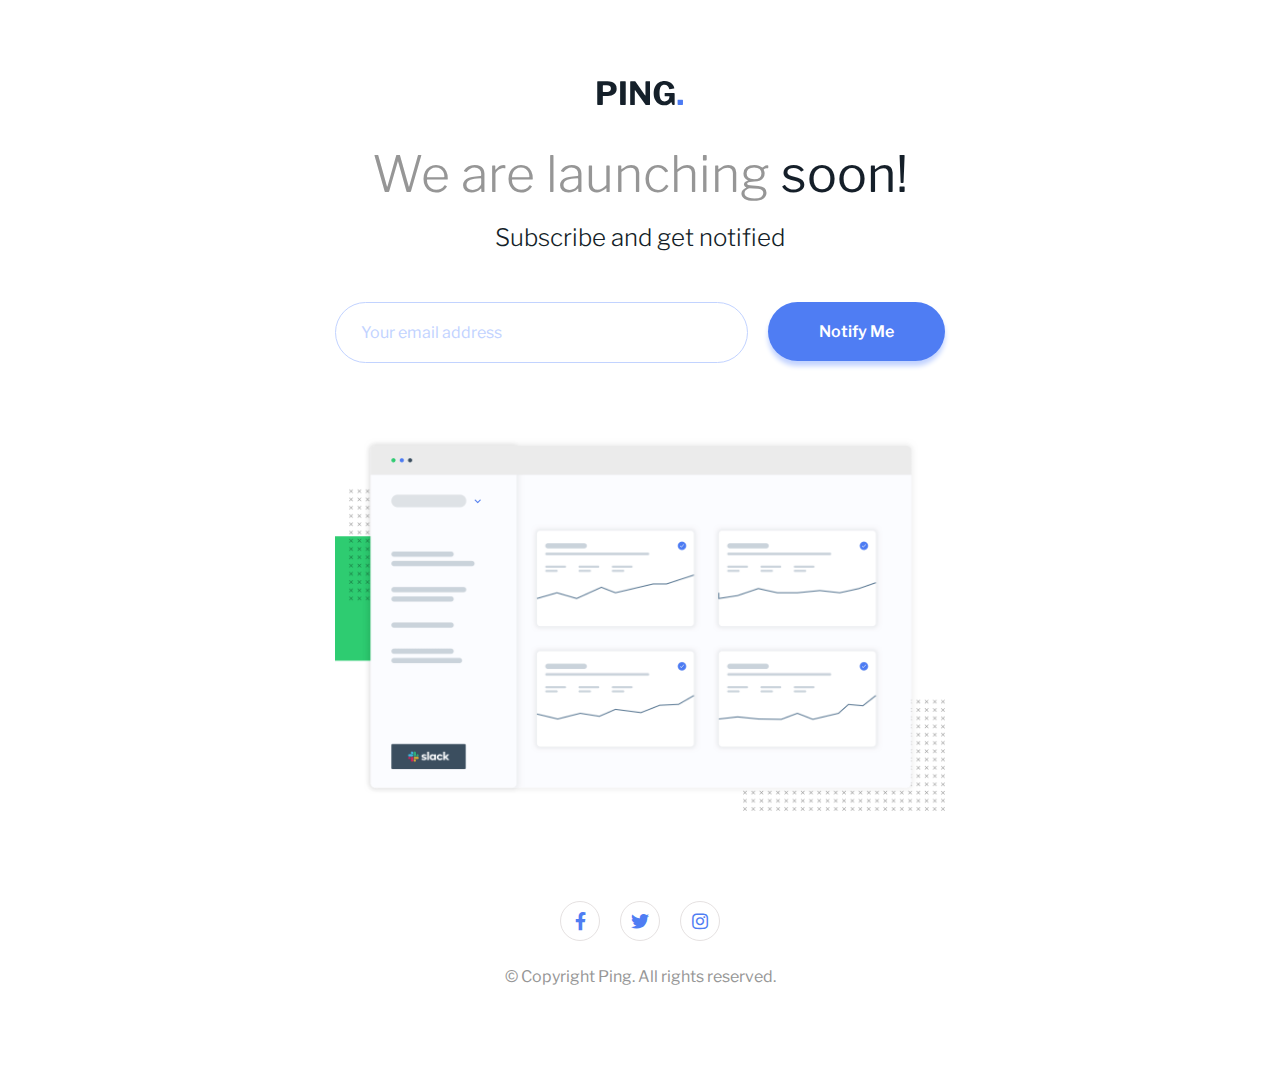
<file: ping-coming-soon-page-/index.html>
<!DOCTYPE html>
<html lang="en">
  <head>
    <meta charset="UTF-8" />
    <meta name="viewport" content="width=device-width, initial-scale=1.0" />
    <link
      rel="icon"
      type="image/png"
      sizes="32x32"
      href="./images/favicon-32x32.png"
    />
    <link rel="stylesheet" href="./app.css" />
    <link
      rel="stylesheet"
      href="https://cdnjs.cloudflare.com/ajax/libs/font-awesome/5.12.1/css/all.min.css"
    />
    <script src="main.js" defer></script>
    <title>Frontend Mentor | Ping coming soon page</title>
  </head>
  <body>
    <main>
      <img class="logo" src="./images/logo.svg" />
      <h1>We are launching <strong>soon!</strong></h1>
      <h2>Subscribe and get notified</h2>
      <form id="form" action="submit">
        <div class="form-left">
          <input type="email" id="email" placeholder="Your email address" />
          <small></small>
        </div>
        <button>Notify Me</button>
      </form>

      <img
        class="illustration"
        src="./images/illustration-dashboard.png"
        alt="illustration"
      />

      <footer>
        <ul class="social-list">
          <li>
            <a href="#"><i class="fab fa-facebook-f"></i></a>
          </li>
          <li>
            <a href="#"><i class="fab fa-twitter"></i></a>
          </li>
          <li>
            <a href="#"><i class="fab fa-instagram"></i></a>
          </li>
        </ul>
        <p>&copy; Copyright Ping. All rights reserved.</p>
      </footer>
    </main>
  </body>
</html>
</file>
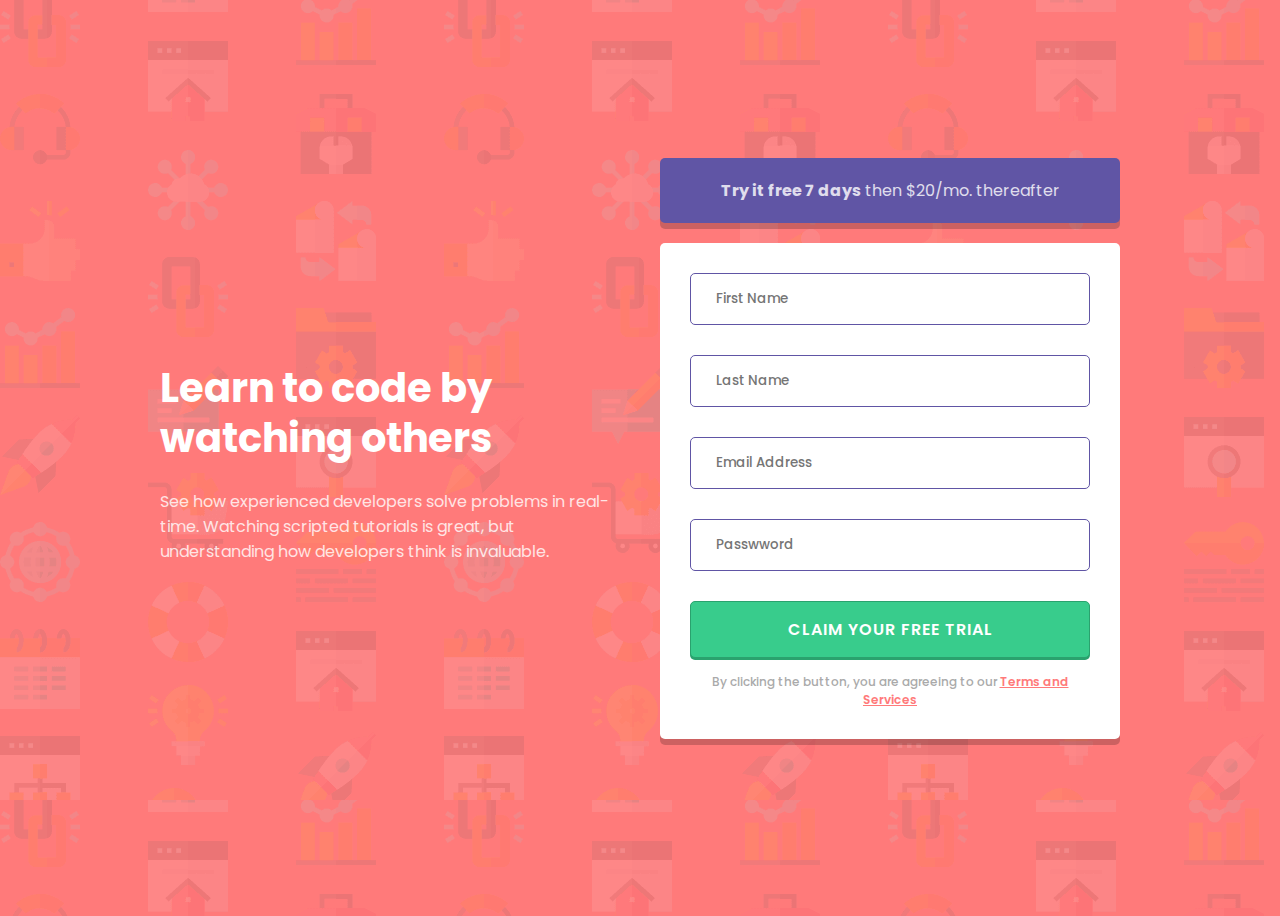
<file: Sign-up Form/index.html>
<!DOCTYPE html>
<html>
  <head>
    <link rel="stylesheet" href="./app.css" />
    <link
      href="https://fonts.googleapis.com/css2?family=Poppins:wght@400;500;600;700&display=swap"
      rel="stylesheet"
    />
  </head>

  <link
    rel="icon"
    type="image/png"
    sizes="32x32"
    href="./images/favicon-32x32.png"
  />

  <body>
    <div class="container">
      <div>
        <h1>Learn to code by watching others</h1>

        <p>
          See how experienced developers solve problems in real-time. Watching
          scripted tutorials is great, but understanding how developers think is
          invaluable.
        </p>
      </div>

      <div>
        <div class="box box-blue">
          <p><strong>Try it free 7 days</strong> then $20/mo. thereafter</p>
        </div>

        <form class="box" id="form">
          <div class="form-control">
            <input
              type="text"
              id="firstname"
              placeholder="First Name"
            /><small></small>
          </div>
          <div class="form-control">
            <input
              type="text"
              id="lastname"
              placeholder="Last Name"
            /><small></small>
          </div>
          <div class="form-control">
            <input type="email" id="email" placeholder="Email Address" />
            <small></small>
          </div>

          <div class="form-control">
            <input
              type="password"
              id="password"
              placeholder="Passwword"
            /><small></small>
          </div>

          <button>Claim your free trial</button>
          <small>
            By clicking the button, you are agreeing to our
            <a href="#">Terms and Services</a></small
          >
        </form>
      </div>
    </div>

    <script src="./app.js"></script>
  </body>
</html>
</file>
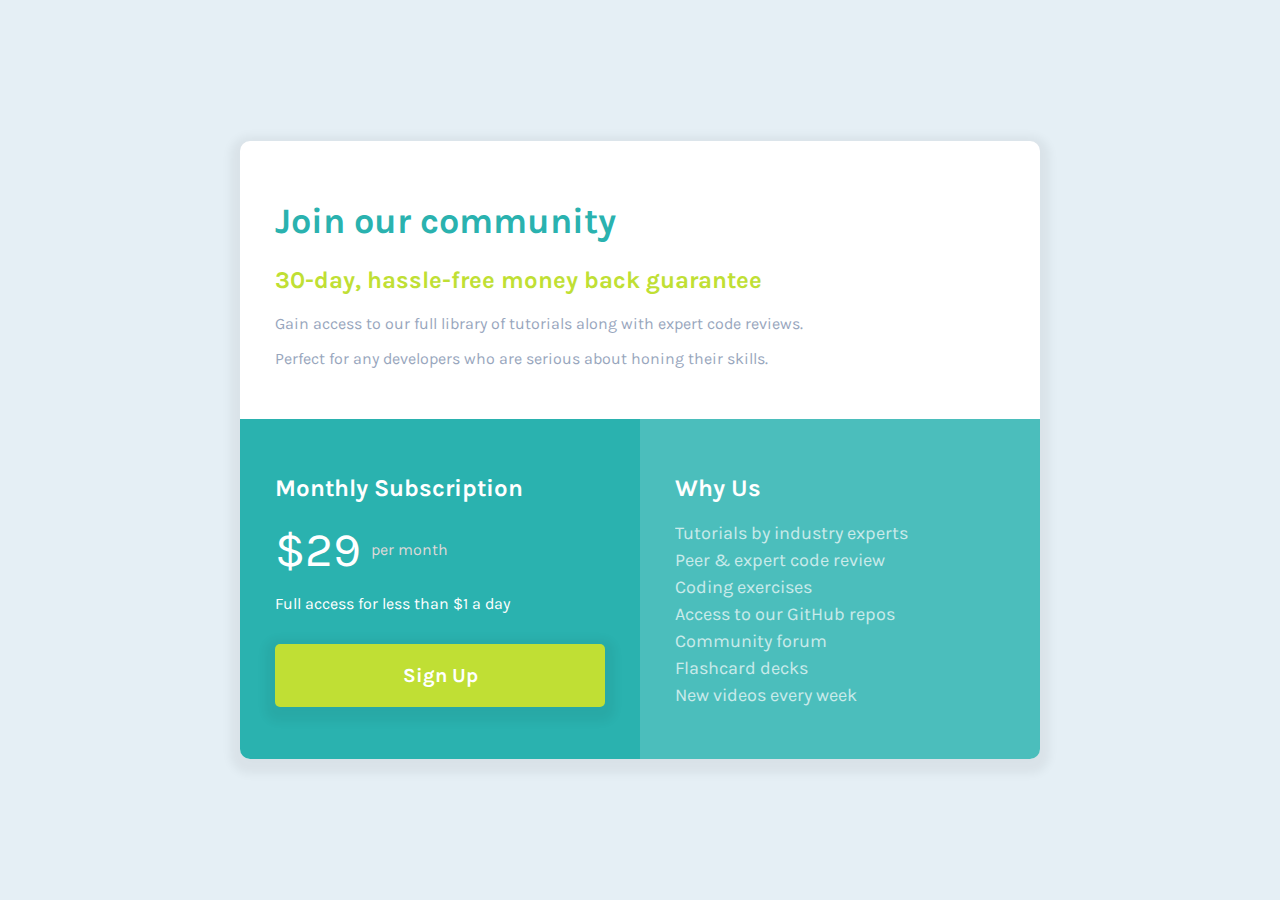
<file: Single Price Grid Componen/index.html>
<!DOCTYPE html>
<html lang="en">
  <head>
    <meta charset="UTF-8" />
    <meta name="viewport" content="width=device-width, initial-scale=1.0" />

    <link
      rel="icon"
      type="image/png"
      sizes="32x32"
      href="./images/favicon-32x32.png"
    />
    <link rel="stylesheet" href="./style.css" />
    <title>Frontend Mentor | Single Price Grid Component</title>
  </head>
  <body>
    <main>
      <section>
        <h1>Join our community</h1>

        <h2 class="yellow-text">30-day, hassle-free money back guarantee</h2>

        <p class="grey">
          Gain access to our full library of tutorials along with expert code
          reviews.
        </p>
        <p class="grey">
          Perfect for any developers who are serious about honing their skills.
        </p>
      </section>

      <div class="row">
        <section class="cyan">
          <h2>Monthly Subscription</h2>

          <p class="faded"><span class="big">&dollar;29</span> per month</p>

          <p>Full access for less than &dollar;1 a day</p>
          <button>Sign Up</button>
        </section>

        <section class="grey-blue">
          <h2>Why Us</h2>
          <ul>
            <li>Tutorials by industry experts</li>
            <li>Peer &amp; expert code review</li>
            <li>Coding exercises</li>
            <li>Access to our GitHub repos</li>
            <li>Community forum</li>
            <li>Flashcard decks</li>
            <li>New videos every week</li>
          </ul>
        </section>
      </div>
    </main>
  </body>
</html>
</file>
<file: ping-coming-soon-page-/app.css>
@import url("https://fonts.googleapis.com/css?family=Libre+Franklin:300,600,700&display=swap");

* {
  box-sizing: border-box;
}

body {
  font-family: "Libre Franklin", sans-serif;
}

main {
  max-width: 650px;
  margin: 60px auto;
  padding: 20px;
  text-align: center;
}

h1 {
  color: hsl(0, 0%, 59%);
  font-weight: 300;
  font-size: 50px;
  margin-bottom: 10px;
}

h1 strong {
  color: hsl(209, 33%, 12%);
}

h2 {
  color: hsl(209, 33%, 12%);
  font-weight: 300;
}

form {
  display: flex;
  align-items: flex-start;
  margin-top: 50px;
  text-align: left;
}

.form-left {
  flex: 0.7;
}

input {
  border: 1px solid hsl(223, 100%, 88%);
  border-radius: 50px;
  font-family: "Libre Franklin", sans-serif;
  font-size: 16px;
  padding: 20px 25px;
  margin-bottom: 15px;
  width: 100%;
}

input::placeholder {
  color: hsl(223, 100%, 88%);
}

input.error {
  border-color: hsl(354, 100%, 66%);
}

input.error::placeholder {
  color: hsl(354, 100%, 66%);
}

form small {
  color: hsl(354, 100%, 66%);
  display: none;
  font-style: italic;
  z-index: 100;
  margin: 0 20px 40px;
}

button {
  background-color: hsl(223, 87%, 63%);
  border: none;
  border-radius: 50px;
  box-shadow: 0 5px 5px hsl(223, 100%, 88%);
  color: #fff;
  cursor: pointer;
  font-family: "Libre Franklin", sans-serif;
  font-size: 16px;
  font-weight: 600;
  padding: 20px 0;
  margin-left: 20px;
  flex: 0.3;
}

button:hover {
  opacity: 0.8;
}

.illustration {
  max-width: 100%;
  margin: 60px 0;
}

.social-list {
  display: flex;
  align-items: center;
  justify-content: center;
  padding: 0;
  list-style-type: none;
}

.social-list li {
  margin: 10px;
}

.social-list li a {
  border: 1px solid hsl(0, 7%, 89%);
  border-radius: 50%;
  color: hsl(223, 87%, 63%);
  display: inline-flex;
  align-items: center;
  justify-content: center;
  font-size: 18px;
  height: 40px;
  width: 40px;
  text-decoration: none;
}

.social-list li a:hover {
  background-color: hsl(223, 87%, 63%);
  border-color: hsl(223, 87%, 63%);
  color: #fff;
}

footer p {
  color: hsl(0, 0%, 59%);
}

@media screen and (max-width: 650px) {
  form {
    flex-direction: column;
    text-align: center;
  }

  .form-left {
    width: 100%;
  }

  button {
    margin-left: 0;
    width: 100%;
  }
}
</file>
<file: Sign-up Form/app.css>
* {
  box-sizing: border-box;
}

body {
  background-color: hsl(0, 100%, 74%);
  background-image: url("./images/bg-intro-desktop.png");
  color: #fff;
  font-family: "Poppins", sans-serif;
}

.container {
  display: flex;
  align-items: center;
  justify-content: center;
  flex-wrap: wrap;
  max-width: 1000px;
  margin: 0 auto;
  min-height: 100vh;
}

.container > div {
  flex: 1;
  padding: 0 20px;
}

h1 {
  font-size: 40px;
  line-height: 50px;
}

p {
  font-size: 16px;
  opacity: 0.8;
}

.box {
  background-color: #fff;
  border-radius: 5px;
  box-shadow: 0 6px rgba(0, 0, 0, 0.2);
  padding: 30px;
  margin-bottom: 20px;
  text-align: center;
}

.box p {
  margin: 0;
}

.box-blue {
  background-color: hsl(248, 32%, 49%);
  padding: 20px;
}

.form-control {
  position: relative;
  margin-bottom: 30px;
}

.form-control small {
  position: absolute;
  bottom: -20px;
  right: 0;
  text-align: right;
  opacity: 0;
  font-weight: 500;
  color: hsl(0, 100%, 74%);
}

input {
  border-radius: 5px;
  border: 1px solid hsl(248, 32%, 49%);
  font-weight: 500;
  font-family: "Poppins", sans-serif;
  padding: 15px 25px;
  display: block;
  width: 100%;
}

input:focus {
  border: 2.5px solid hsl(246, 9%, 44%);
  outline: none;
}

button {
  background-color: hsl(154, 59%, 51%);
  border-radius: 5px;
  border: 1px solid hsl(154, 59%, 40%);
  box-shadow: 0 2px hsl(154, 59%, 40%);
  font-weight: 600;
  font-family: "Poppins", sans-serif;
  letter-spacing: 1px;
  color: #fff;
  text-transform: uppercase;
  font-size: 16px;
  padding: 15px 25px;
  display: block;
  width: 100%;
  cursor: pointer;
}

button:focus {
  outline: none;
  cursor: pointer;
}

button:active {
  box-shadow: 0 0 hsl(154, 59%, 40%);
  transform: translateY(2px);
}

a {
  color: hsl(0, 100%, 74%);
}

small {
  display: block;
  color: #aaa;
  font-size: 12px;
  font-weight: 500;
  margin-top: 15px;
}

small a {
  color: hsl(0, 100%, 74%);
  font-weight: 600;
}

@media screen and (max-width: 768px) {
  h1 {
    text-align: center;
  }

  p {
    text-align: center;
  }

  .container {
    flex-direction: column;
  }
}
</file>
<file: Single Price Grid Componen/style.css>
@import url("https://fonts.googleapis.com/css2?family=Karla:ital,wght@0,700;1,400&display=swap");

* {
  box-sizing: border-box;
}

body {
  background-color: hsl(204, 43%, 93%);
  display: flex;
  justify-content: center;
  font-family: "Karla", sans-serif;
  margin: 0;
  min-height: 100vh;
  padding: 20px;
}

main {
  background-color: #fff;
  border-radius: 10px;
  box-shadow: 0 5px 10px 10px rgba(0, 0, 0, 0.05);
  max-width: 800px;
  width: 800px;
  margin: auto;
  overflow: hidden;
  color: #fff;
}

section {
  padding: 35px;
}

section.cyan {
  background-color: hsl(179, 62%, 43%);
  color: #fff;
}
section.grey-blue {
  background-color: hsl(179, 47%, 52%);
  color: #fff;
}

h1 {
  color: hsl(179, 62%, 43%);
  font-size: 36px;
}

.yellow-text {
  color: hsl(71, 73%, 54%);
}

p {
  font-size: 16px;
}

.grey {
  color: hsl(218, 22%, 67%);
}

.faded {
  color: rgb(223, 217, 217);
  display: flex;
  align-items: center;
}

.big {
  font-size: 48px;
  color: #fff;
  margin-right: 10px;
}

.row {
  display: flex;
}

.row section {
  flex: 1;
}

button {
  background-color: hsl(71, 73%, 54%);
  width: 100%;
  padding: 20px 10px;
  box-shadow: 0 5px 10px 10px rgba(0, 0, 0, 0.05);
  font-size: 20px;
  color: #fff;
  border-radius: 5px;
  font-family: inherit;
  font-weight: 700;
  border: none;
  margin-top: 15px;
  cursor: pointer;
}

ul {
  list-style-type: none;
  padding: 0;
  opacity: 0.7;
  font-size: 18px;
  color: #fff;
}

ul li {
  margin-top: 5px;
}

@media screen and (max-width: 600px) {
  .row {
    flex-direction: column;
  }
}
</file>
